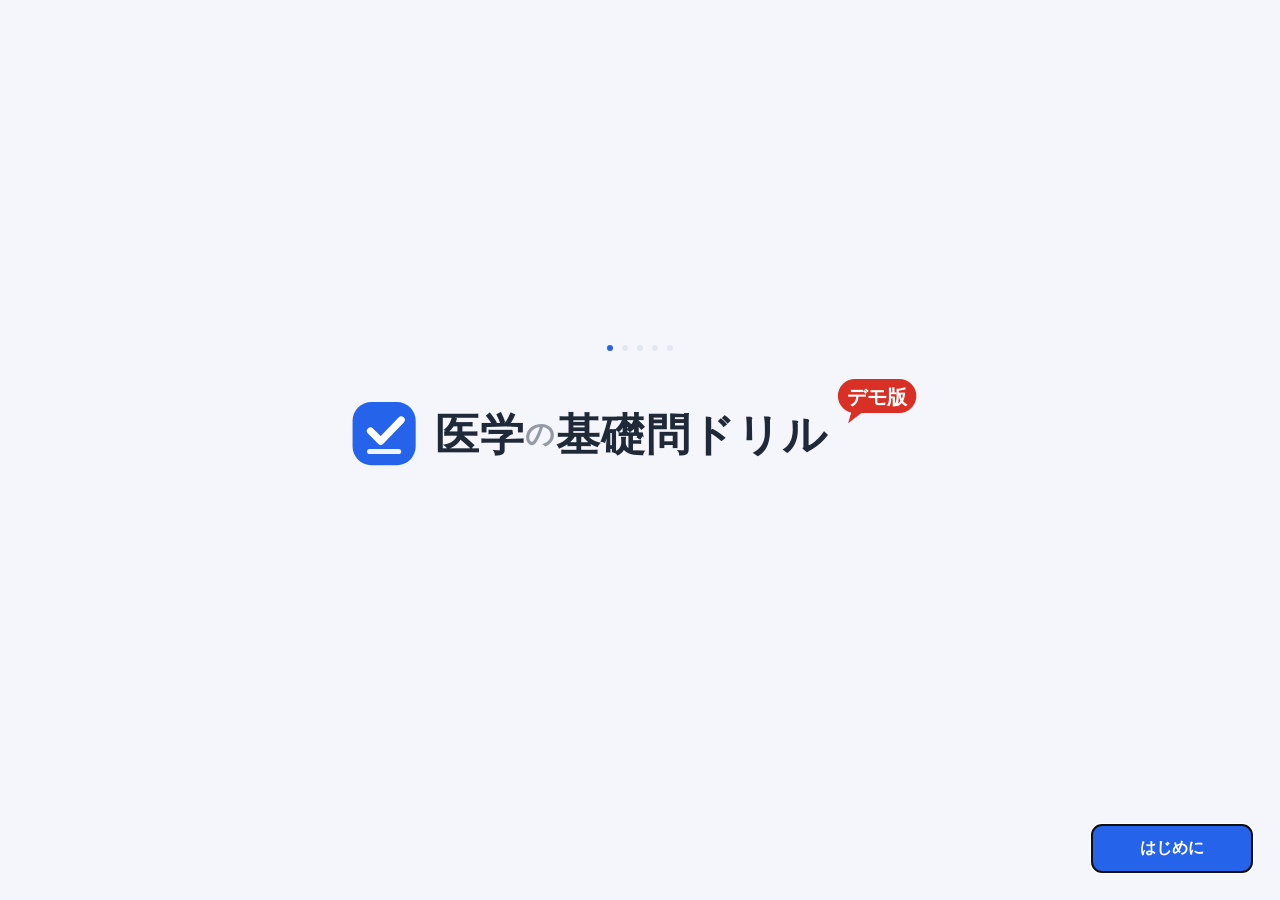
<file: index.html>
<!DOCTYPE html>
<html lang="ja">
<head>
  <meta charset="UTF-8" />
  <meta name="viewport" content="width=device-width, initial-scale=1.0" />
  <title>医学の基礎問ドリル（AI生成・非公式デモ）｜苦手分野を割り出す問題バンク</title>
  <meta name="description" content="【AI生成・非公式デモ】問題と解説はAIが作成しており誤りを含みます。医療判断には使用しないでください。解いた結果からリーフ単位で苦手分野を割り出す個人制作の学習アプリです。" />
  <link rel="icon" href="assets/favicon.svg" />
  <link rel="stylesheet" href="assets/styles.css?v=20261009d" />
</head>
<body>
  <header class="topbar">
    <div class="wrap">
      <div class="navhist">
        <button class="histbtn" id="nav-back" title="戻る" aria-label="戻る">‹</button>
        <button class="histbtn" id="nav-forward" title="進む" aria-label="進む">›</button>
      </div>
      <div class="brand" id="brand">
        <svg class="brandmark" viewBox="0 0 250 40" xmlns="http://www.w3.org/2000/svg" role="img" aria-label="医学の基礎問ドリル">
          <g transform="translate(2 4) scale(0.8)">
            <rect x="1.5" y="1.5" width="37" height="37" rx="11" fill="#2563eb"/>
            <path d="M12 18.5 L18 24.5 L30 12" fill="none" stroke="#fff" stroke-width="4.2" stroke-linecap="round" stroke-linejoin="round"/>
            <rect x="10" y="29" width="20" height="3" rx="1.5" fill="#fff" opacity="0.92"/>
          </g>
          <text x="46" y="20" font-family="'Hiragino Kaku Gothic ProN','Yu Gothic','YuGothic','Meiryo','Noto Sans JP',sans-serif" font-size="22" font-weight="700" letter-spacing="0.5" fill="currentColor" dominant-baseline="central">
            <tspan>医学</tspan><tspan font-size="14" fill-opacity="0.45">の</tspan><tspan font-size="22">基礎問ドリル</tspan>
          </text>
        </svg>
      </div>
      <div class="spacer"></div>
      <button class="linkbtn" id="nav-home">科目選択</button>
      <button class="linkbtn" id="nav-stats">苦手分野</button>
    </div>
  </header>

  <main class="wrap">
    <div id="app"></div>
  </main>

  <footer class="site">
    <strong>問題・解説はAIが生成しており、誤りが含まれます。医療上の判断には絶対に使用しないでください。</strong><br />
    個人が学習用に作成した非公式のデモ版です。成績はこの端末のブラウザ内（localStorage）にのみ保存されます。<br />
    <a href="https://github.com/harimura-kaii/ai-generated-igaku-drill/blob/main/docs/00_%E3%81%93%E3%81%AE%E3%82%B5%E3%82%A4%E3%83%88%E3%81%AE%E4%BD%9C%E3%82%8A%E6%96%B9.md" target="_blank" rel="noopener">この問題集の作り方（元資料・手順・限界を公開しています）</a>
  </footer>

  <!-- 入場ゲート(注意喚起モーダル): 他スクリプトより先に読み込み、最初に表示させる -->
  <script src="assets/entry-gate.js?v=20261009d"></script>
  <!-- レジストリ → 目次 → アプリ本体 の順で読み込む -->
  <!-- data/index.js は単元・分類・問題番号・正解だけの目次。問題の本文(data/q/)は出題を始めるときに読み込まれる。
       どちらも 系統別/build_site_data.py が書き出す(手で編集しない) -->
  <script src="data/systems.js?v=20261009d"></script>
  <script src="data/index.js?v=20261009d"></script>
  <!-- 悪問報告の送信先設定(任意・無くても動作する) -->
  <script src="report-config.js?v=20261009d"></script>
  <!-- 進捗復元コード(ふっかつのじゅもん型): app.jsより先に読み込む -->
  <script src="assets/revival-code.js?v=20261009d"></script>
  <script src="assets/app.js?v=20261009d"></script>
</body>
</html>
</file>
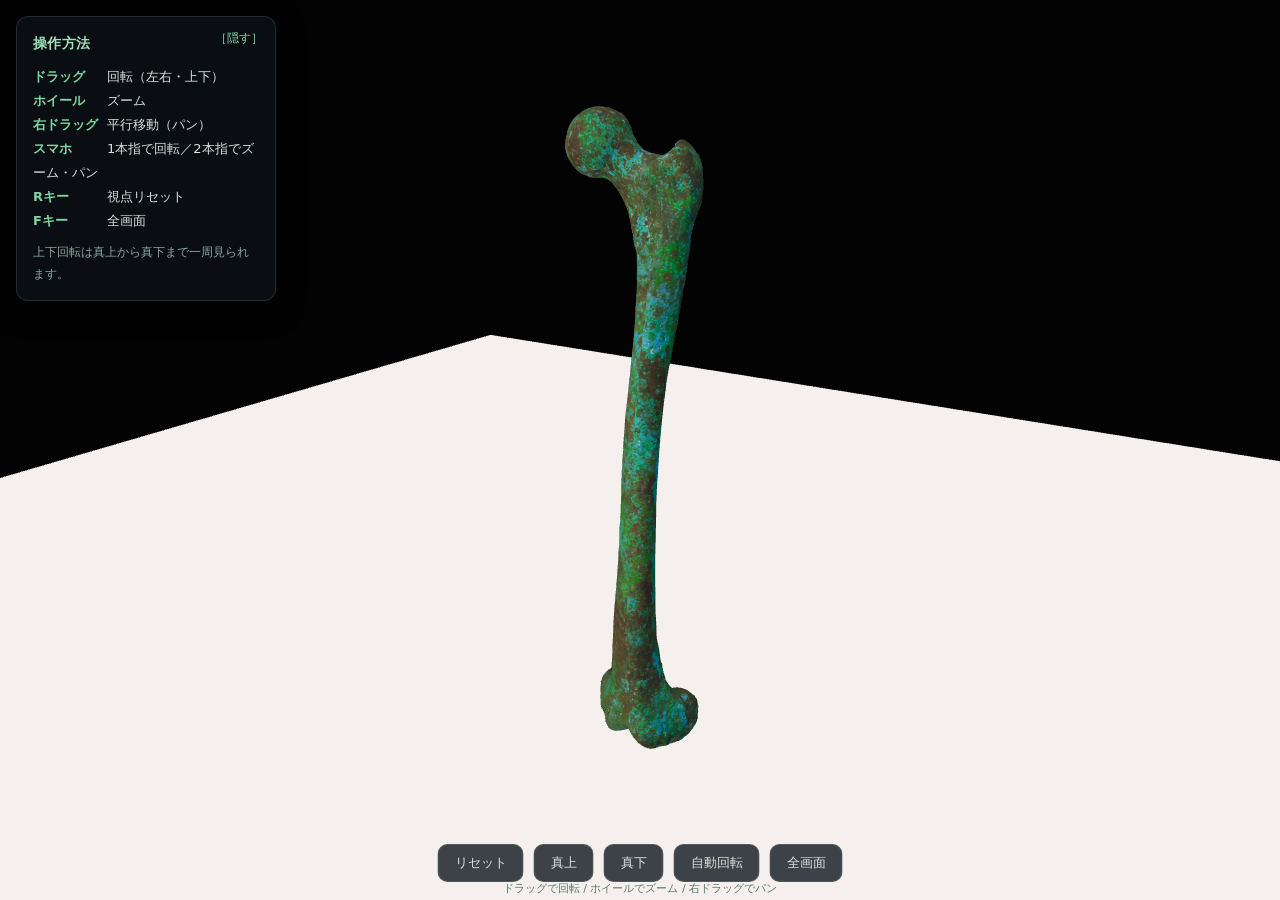
<file: bronze-femur/light/index.html>
<!DOCTYPE html>
<html lang="ja">
<head>
<meta charset="UTF-8" />
<meta name="viewport" content="width=device-width, initial-scale=1.0" />
<title>腐食青銅大腿骨 — 360°インタラクティブビューア（軽量版）</title>
<style>
  :root { color-scheme: dark; }
  * { margin: 0; padding: 0; box-sizing: border-box; }
  html, body { width: 100%; height: 100%; overflow: hidden; background: #0a0d12; }
  #app { position: fixed; inset: 0; }
  canvas { display: block; }

  /* 読み込みオーバーレイ */
  #loader {
    position: absolute; inset: 0; display: flex; flex-direction: column;
    align-items: center; justify-content: center; gap: 14px;
    background: #0a0d12; color: #cfe0d6; font-family: system-ui, "Segoe UI", sans-serif;
    z-index: 30; transition: opacity .5s ease;
  }
  #loader.hidden { opacity: 0; pointer-events: none; }
  #bar { width: 240px; height: 6px; background: #1c242e; border-radius: 3px; overflow: hidden; }
  #bar > div { height: 100%; width: 0%; background: linear-gradient(90deg,#4fae7a,#8fd6a8); transition: width .2s; }
  #err { color: #ff9b9b; max-width: 80%; text-align: center; font-size: 14px; line-height: 1.6; }

  /* 操作説明パネル */
  #help {
    position: absolute; top: 16px; left: 16px; z-index: 20;
    background: rgba(14,20,27,.72); backdrop-filter: blur(6px);
    border: 1px solid rgba(120,160,140,.22); border-radius: 12px;
    padding: 14px 16px; color: #d6e4dc;
    font-family: system-ui, "Segoe UI", sans-serif; font-size: 13px; line-height: 1.85;
    max-width: 260px; box-shadow: 0 8px 30px rgba(0,0,0,.45);
  }
  #help h1 { font-size: 14px; margin-bottom: 8px; color: #9fe0b8; letter-spacing: .02em; }
  #help .k {
    display: inline-block; min-width: 74px; color: #7fd6a2; font-weight: 600;
  }
  #help .muted { color: #8ba69a; font-size: 12px; margin-top: 8px; }
  #help.collapsed .body { display: none; }
  #help .toggle {
    position: absolute; top: 10px; right: 12px; cursor: pointer;
    color: #7fd6a2; font-size: 12px; user-select: none;
  }

  /* ボタン列 */
  #ui {
    position: absolute; bottom: 18px; left: 50%; transform: translateX(-50%);
    z-index: 20; display: flex; gap: 10px; flex-wrap: wrap; justify-content: center;
  }
  #ui button {
    background: rgba(20,28,36,.82); color: #d6e4dc;
    border: 1px solid rgba(120,160,140,.28); border-radius: 10px;
    padding: 9px 16px; font-size: 13px; cursor: pointer;
    font-family: system-ui, "Segoe UI", sans-serif; transition: background .15s, border-color .15s;
  }
  #ui button:hover { background: rgba(40,60,50,.9); border-color: #6fc697; }
  #ui button:active { transform: translateY(1px); }

  #hint {
    position: absolute; bottom: 4px; left: 50%; transform: translateX(-50%);
    z-index: 10; color: #5f7568; font-size: 11px; font-family: system-ui, sans-serif;
    pointer-events: none;
  }
</style>
</head>
<body>
<div id="app"></div>

<div id="loader">
  <div style="font-family:system-ui,sans-serif;font-size:15px;color:#9fe0b8;">腐食青銅大腿骨を読み込み中…</div>
  <div id="bar"><div></div></div>
  <div id="err"></div>
</div>

<div id="help">
  <span class="toggle" id="helpToggle">［隠す］</span>
  <h1>操作方法</h1>
  <div class="body">
    <div><span class="k">ドラッグ</span>回転（左右・上下）</div>
    <div><span class="k">ホイール</span>ズーム</div>
    <div><span class="k">右ドラッグ</span>平行移動（パン）</div>
    <div><span class="k">スマホ</span>1本指で回転／2本指でズーム・パン</div>
    <div><span class="k">Rキー</span>視点リセット</div>
    <div><span class="k">Fキー</span>全画面</div>
    <div class="muted">上下回転は真上から真下まで一周見られます。</div>
  </div>
</div>

<div id="ui">
  <button id="btnReset" title="視点を初期位置に戻す">リセット</button>
  <button id="btnTop" title="真上から見る">真上</button>
  <button id="btnBottom" title="真下から見る">真下</button>
  <button id="btnSpin" title="自動回転のオン/オフ">自動回転</button>
  <button id="btnFull" title="全画面表示">全画面</button>
</div>
<div id="hint">ドラッグで回転 / ホイールでズーム / 右ドラッグでパン</div>

<script type="importmap">
{
  "imports": {
    "three": "../vendor/three.module.js",
    "three/addons/": "../vendor/"
  }
}
</script>

<script type="module">
import * as THREE from 'three';
import { OrbitControls } from '../vendor/OrbitControls.js';
import { GLTFLoader } from '../vendor/GLTFLoader.js';
import { RoomEnvironment } from '../vendor/RoomEnvironment.js';

// This page is intentionally fixed to the lightweight LOD1 model.
// The high-detail LOD0 version is available at /bronze-femur/.
const MODEL_URL = '../ancient_bronze_femur_LOD1.glb';
const app = document.getElementById('app');
const loaderEl = document.getElementById('loader');
const barEl = document.querySelector('#bar > div');
const errEl = document.getElementById('err');

// ---- レンダラ ----
const renderer = new THREE.WebGLRenderer({ antialias: true, powerPreference: 'high-performance' });
renderer.setPixelRatio(Math.min(window.devicePixelRatio, 2));
renderer.setSize(window.innerWidth, window.innerHeight);
renderer.outputColorSpace = THREE.SRGBColorSpace;
renderer.toneMapping = THREE.ACESFilmicToneMapping;
renderer.toneMappingExposure = 1.35;
app.appendChild(renderer.domElement);

// ---- シーン（暗色背景 + 微グラデ）----
const scene = new THREE.Scene();
scene.background = new THREE.Color(0x030303);

// 環境光（IBL）で金属の質感を出す
const pmrem = new THREE.PMREMGenerator(renderer);
scene.environment = pmrem.fromScene(new RoomEnvironment(renderer), 0.04).texture;

// ---- カメラ ----
const camera = new THREE.PerspectiveCamera(45, window.innerWidth / window.innerHeight, 0.001, 100);

// ---- ライト（見やすい三点照明）----
const key = new THREE.DirectionalLight(0xffd9ae, 6.2);
key.position.set(-0.36, -0.42, 0.48);
scene.add(key);
const fill = new THREE.DirectionalLight(0xa3c7ff, 2.8);
fill.position.set(0.44, -0.18, 0.2);
scene.add(fill);
const rim = new THREE.DirectionalLight(0xffa56d, 4.2);
rim.position.set(0.02, 0.38, 0.42);
scene.add(rim);
scene.add(new THREE.AmbientLight(0x6a776f, 1.0));

// ---- コントロール ----
const controls = new OrbitControls(camera, renderer.domElement);
controls.enableDamping = true;
controls.dampingFactor = 0.08;
controls.rotateSpeed = 0.9;
controls.zoomSpeed = 0.9;
controls.panSpeed = 0.8;
controls.screenSpacePanning = true;
// 上下回転を真上(0)から真下(π)まで許可
controls.minPolarAngle = 0.0;
controls.maxPolarAngle = Math.PI;
controls.autoRotateSpeed = 1.4;

// ---- モデル読み込み ----
let homeState = null;

const gltfLoader = new GLTFLoader();
gltfLoader.load(
  MODEL_URL,
  (gltf) => {
    const model = gltf.scene;

    // テクスチャの色空間を正しく設定（埋め込みPNGのbaseColorをsRGBに）
    model.traverse((o) => {
      if (o.isMesh && o.material) {
        const mats = Array.isArray(o.material) ? o.material : [o.material];
        for (const m of mats) {
          if (m.map) m.map.colorSpace = THREE.SRGBColorSpace;
          m.needsUpdate = true;
        }
        o.castShadow = false; o.receiveShadow = false;
      }
    });

    // 中心合わせ & 接地
    const box = new THREE.Box3().setFromObject(model);
    const size = box.getSize(new THREE.Vector3());
    const center = box.getCenter(new THREE.Vector3());
    model.position.sub(center); // 原点中心に
    scene.add(model);

    // 元Blendの確認レンダーに合わせ、原本を明るく見せる展示台を置く。
    const floor = new THREE.Mesh(
      new THREE.PlaneGeometry(2.0, 2.0),
      new THREE.MeshStandardMaterial({ color: 0xd8d2cc, roughness: 0.96, metalness: 0.0 })
    );
    floor.rotation.x = -Math.PI / 2;
    floor.position.y = -size.y / 2 - 0.004;
    floor.receiveShadow = false;
    scene.add(floor);

    // カメラを対象に合わせてフレーミング
    const radius = size.length() * 0.5;
    const fov = camera.fov * Math.PI / 180;
    const dist = radius / Math.sin(fov / 2) * 1.15;

    controls.target.set(0, 0, 0);
    camera.position.set(dist * 0.55, dist * 0.35, dist * 0.85);
    camera.near = radius / 100;
    camera.far = radius * 100;
    camera.updateProjectionMatrix();

    controls.minDistance = radius * 0.6;
    controls.maxDistance = radius * 8;
    controls.update();

    // ホーム状態を保存
    homeState = {
      pos: camera.position.clone(),
      target: controls.target.clone(),
      dist,
      radius,
    };

    // 読み込み完了
    loaderEl.classList.add('hidden');
    setTimeout(() => loaderEl.remove(), 600);
  },
  (ev) => {
    if (ev.total) {
      const pct = Math.min(100, (ev.loaded / ev.total) * 100);
      barEl.style.width = pct.toFixed(0) + '%';
    } else {
      barEl.style.width = '60%';
    }
  },
  (err) => {
    console.error(err);
    barEl.parentElement.style.display = 'none';
    errEl.innerHTML =
      'モデルの読み込みに失敗しました。<br>' +
      'file:// で直接開いた場合、ブラウザのセキュリティ制限により<br>' +
      'GLBを読み込めないことがあります。<br><br>' +
      '同梱の <b>start_viewer.bat</b> を実行して<br>ローカルサーバー経由で開いてください。';
  }
);

// ---- 視点操作ヘルパ ----
function goHome() {
  if (!homeState) return;
  camera.position.copy(homeState.pos);
  controls.target.copy(homeState.target);
  controls.update();
}
function viewFrom(dir) {
  if (!homeState) return;
  const d = homeState.dist;
  controls.target.set(0, 0, 0);
  // 真上/真下は少しだけ横にずらして骨の輪郭が潰れないようにする
  if (dir === 'top') camera.position.set(0.0001, d, 0.0001);
  else camera.position.set(0.0001, -d, 0.0001);
  controls.update();
}

// ---- UI ----
document.getElementById('btnReset').onclick = goHome;
document.getElementById('btnTop').onclick = () => viewFrom('top');
document.getElementById('btnBottom').onclick = () => viewFrom('bottom');
document.getElementById('btnSpin').onclick = () => {
  controls.autoRotate = !controls.autoRotate;
};
document.getElementById('btnFull').onclick = toggleFullscreen;

function toggleFullscreen() {
  if (!document.fullscreenElement) document.documentElement.requestFullscreen();
  else document.exitFullscreen();
}

const helpEl = document.getElementById('help');
document.getElementById('helpToggle').onclick = () => {
  helpEl.classList.toggle('collapsed');
  document.getElementById('helpToggle').textContent =
    helpEl.classList.contains('collapsed') ? '［操作説明］' : '［隠す］';
};

window.addEventListener('keydown', (e) => {
  if (e.key === 'r' || e.key === 'R') goHome();
  else if (e.key === 'f' || e.key === 'F') toggleFullscreen();
});

// ---- リサイズ ----
window.addEventListener('resize', () => {
  camera.aspect = window.innerWidth / window.innerHeight;
  camera.updateProjectionMatrix();
  renderer.setSize(window.innerWidth, window.innerHeight);
});

// ---- ループ ----
renderer.setAnimationLoop(() => {
  controls.update();
  renderer.render(scene, camera);
});
</script>
</body>
</html>
</file>
<file: assets/styles.css>
:root {
  --bg: #f4f6fb;
  --surface: #ffffff;
  --surface-2: #f8fafc;
  --border: #e3e8f0;
  --text: #1f2937;
  --muted: #6b7280;
  --primary: #2563eb;
  --primary-d: #1d4ed8;
  --ok: #16a34a;
  --ok-bg: #ecfdf5;
  --ng: #dc2626;
  --ng-bg: #fef2f2;
  --mid: #d97706;
  --shadow: 0 1px 3px rgba(16, 24, 40, .08), 0 1px 2px rgba(16, 24, 40, .06);
  --radius: 12px;
}

* { box-sizing: border-box; }
html, body { margin: 0; padding: 0; }
body {
  background: var(--bg);
  color: var(--text);
  font-family: -apple-system, BlinkMacSystemFont, "Segoe UI", "Hiragino Kaku Gothic ProN", "Noto Sans JP", Meiryo, sans-serif;
  line-height: 1.65;
}
.wrap { max-width: 860px; margin: 0 auto; padding: 0 16px; }

/* topbar */
.topbar { background: var(--surface); border-bottom: 1px solid var(--border); position: sticky; top: 0; z-index: 10; }
.topbar .wrap { display: flex; align-items: center; height: 56px; gap: 10px; }
.navhist { display: flex; gap: 2px; }
.histbtn { width: 30px; height: 30px; border: 1px solid var(--border); background: var(--surface-2); color: #374151; border-radius: 8px; cursor: pointer; font-size: 1.1rem; line-height: 1; display: inline-flex; align-items: center; justify-content: center; }
.histbtn:hover:not(:disabled) { background: #eef2f7; border-color: var(--primary); color: var(--primary); }
.histbtn:disabled { opacity: .4; cursor: not-allowed; }
.brand { display: flex; align-items: center; color: var(--text); }
.brandmark { height: 30px; width: auto; display: block; }
.spacer { flex: 1; }
.linkbtn { background: none; border: none; color: var(--muted); font-size: .95rem; cursor: pointer; padding: 8px 10px; border-radius: 8px; }
.linkbtn:hover { background: var(--surface-2); color: var(--text); }

main.wrap { padding-top: 20px; padding-bottom: 48px; }

/* card */
.card { background: var(--surface); border: 1px solid var(--border); border-radius: var(--radius); box-shadow: var(--shadow); padding: 22px; margin-bottom: 18px; }
.card h1 { font-size: 1.3rem; margin: 0 0 6px; }
.card h2 { font-size: 1rem; margin: 20px 0 8px; color: #374151; }
.muted { color: var(--muted); }
.small { font-size: .82rem; }
.warn { color: var(--ng); }

/* layout helpers */
.row { display: flex; align-items: center; }
.row.gap { gap: 10px; }
.row.wrap { flex-wrap: wrap; }
.row.between { justify-content: space-between; }
.row.end { justify-content: flex-end; }
.hidden { display: none !important; }

/* buttons */
button { font-family: inherit; }
.primary { background: var(--primary); color: #fff; border: none; padding: 10px 18px; border-radius: 10px; font-weight: 700; cursor: pointer; }
.primary:hover { background: var(--primary-d); }
.primary:disabled { background: #9db4e8; cursor: not-allowed; }
.primary.big { padding: 12px 22px; font-size: 1.05rem; }
.ghost { background: var(--surface-2); color: #374151; border: 1px solid var(--border); padding: 9px 16px; border-radius: 10px; cursor: pointer; }
.ghost:hover { background: #eef2f7; }
.mini { background: var(--surface-2); border: 1px solid var(--border); padding: 6px 12px; border-radius: 8px; cursor: pointer; font-size: .85rem; }
.mini:hover { background: #eef2f7; }
.mini.danger { color: var(--ng); border-color: #f3c2c2; }
.mini:disabled { opacity: .5; cursor: not-allowed; }
/* .primary と .mini を併用した小さめの主ボタン。
   .mini が後に定義されているため、そのままだと背景だけ .mini の白系に上書きされ、
   文字色は .primary の白が残って「白地に白文字」になる(実際に発生した不具合)。
   併用時は青地・白文字を明示して復元する。 */
.primary.mini { background: var(--primary); color: #fff; border: 1px solid transparent; font-weight: 700; }
.primary.mini:hover { background: var(--primary-d); }
.primary.mini:disabled { background: #9db4e8; color: #fff; opacity: 1; }

/* 系統一覧 */
.syslist { display: grid; gap: 12px; margin-top: 14px; }
.sysitem { text-align: left; background: var(--surface-2); border: 1px solid var(--border); border-radius: var(--radius); padding: 16px; cursor: pointer; }
.sysitem:hover { border-color: var(--primary); background: #fff; }
.sysname { font-weight: 800; font-size: 1.1rem; }
.sysdesc { color: var(--muted); font-size: .9rem; margin: 4px 0 8px; }
.sysmeta { display: flex; gap: 8px; flex-wrap: wrap; }
.pill { display: inline-block; background: #eef2f7; color: #475569; border-radius: 999px; padding: 2px 10px; font-size: .78rem; font-weight: 600; }
.pill-new { background: #e0edff; color: var(--primary-d); }

/* 分類ツリー(再帰・折りたたみ・枠なし) */
.rangecard { display: flex; flex-direction: column; }
.treehead { margin: 4px 0 10px; gap: 10px; }
.nomargin { margin: 0 !important; }
.tree { margin-top: 2px; }
.tbody { border-left: 1px solid var(--border); margin-left: 15px; }  /* ぶら下がりガイド線 */

.trow { display: flex; align-items: center; gap: 8px; padding: 6px 6px; border-radius: 8px; }
.trow input[type="checkbox"] { width: 16px; height: 16px; flex: 0 0 auto; cursor: pointer; }
.trow .tlabel { user-select: none; flex: 1; min-width: 0; overflow: hidden; text-overflow: ellipsis; white-space: nowrap; }
.trow:hover { background: #f0f4fb; }

.trow-unit { margin-top: 16px; padding: 7px 6px; border-bottom: 2px solid var(--border); border-radius: 0; }
.trow-unit > .tlabel { font-size: 1.25rem; font-weight: 700; letter-spacing: .01em; color: var(--text); cursor: pointer;
  font-family: "Hiragino Mincho ProN", "Yu Mincho", "Noto Serif JP", serif; }
.trow-unit:hover { background: #f6f8fd; }
.trow-unit .chev { font-size: .9rem; }
.trow-branch > .tlabel { font-weight: 700; color: #374151; cursor: pointer; }
.trow-leaf { cursor: pointer; }
.trow-leaf > .tlabel { font-size: .9rem; color: #4b5563; font-weight: 400; }
.leaf-empty { cursor: default; }
.leaf-empty .tlabel { color: #a3abb8; }

/* 開閉シェブロン */
.chev { flex: 0 0 18px; width: 18px; height: 18px; border: none; background: none; cursor: pointer; color: var(--muted); font-size: .8rem; padding: 0; display: inline-flex; align-items: center; justify-content: center; transition: transform .12s; }
.chev.closed { transform: rotate(-90deg); }

/* 右側メタ(問題数・選択状況) */
.tmeta { flex: 0 0 auto; display: flex; align-items: center; gap: 8px; }
.tcount { font-size: .78rem; color: var(--muted); font-variant-numeric: tabular-nums; }
.tprep { font-size: .72rem; color: #9ca3af; background: #f3f4f6; padding: 1px 8px; border-radius: 999px; }
.tsel { font-size: .72rem; font-weight: 700; padding: 1px 8px; border-radius: 999px; background: #e0edff; color: var(--primary-d); }
.tsel.full { background: #dcfce7; color: #15803d; }
.tsel.none { background: #f1f5f9; color: #94a3b8; }

/* 「これだけ」ボタン(非リーフ行) */
.onlybtn { flex: 0 0 auto; font-size: .72rem; border: 1px solid var(--border); background: #fff; color: var(--muted); border-radius: 7px; padding: 2px 8px; cursor: pointer; opacity: 0; transition: opacity .12s; }
.trow-unit:hover .onlybtn, .trow-branch:hover .onlybtn { opacity: 1; }
.onlybtn:hover { border-color: var(--primary); color: var(--primary); }
@media (hover: none) { .onlybtn { opacity: 1; } }

/* 進捗チップ(クラスタ別 解答率・正答率) */
.prog { display: inline-flex; align-items: center; gap: 6px; }
.progbar { width: 44px; height: 5px; border-radius: 3px; background: #eef2f7; overflow: hidden; }
.progfill { display: block; height: 100%; border-radius: 3px; }
.progfill.low { background: var(--ng); } .progfill.mid { background: var(--mid); } .progfill.high { background: var(--ok); }
.progtxt { font-size: .72rem; color: var(--muted); font-variant-numeric: tabular-nums; white-space: nowrap; }

/* 行アクション(これだけ・リセット) */
.rowactions { flex: 0 0 auto; display: flex; align-items: center; gap: 4px; opacity: 0; transition: opacity .12s; }
.trow-unit:hover .rowactions, .trow-branch:hover .rowactions, .trow-leaf:hover .rowactions { opacity: 1; }
@media (hover: none) { .rowactions { opacity: 1; } }
.resetbtn { font-size: .82rem; border: 1px solid var(--border); background: #fff; color: var(--muted); border-radius: 7px; padding: 1px 7px; cursor: pointer; line-height: 1.3; }
.resetbtn:hover { border-color: var(--ng); color: var(--ng); }

/* 固定アクションバー(スクロールで動かない) */
body.has-fixedbar { padding-bottom: 84px; }
.fixedbar { position: fixed; left: 0; right: 0; bottom: 0; z-index: 20; display: flex; align-items: center; justify-content: space-between; gap: 12px; flex-wrap: wrap; padding: 12px 24px; background: var(--surface); border-top: 1px solid var(--border); box-shadow: 0 -2px 12px rgba(16,24,40,.06); }
.fixedbar > .barinfo, .fixedbar > .row { max-width: 860px; }
.barinfo { font-size: 1rem; color: var(--muted); }
.barinfo b { color: var(--text); font-size: 1.25rem; font-variant-numeric: tabular-nums; }
.barhint2 { flex-basis: 100%; margin-top: -2px; }
.gearbtn { background: var(--surface-2); border: 1px solid var(--border); color: #374151; padding: 10px 16px; border-radius: 10px; cursor: pointer; font-weight: 600; font-size: .92rem; }
.gearbtn:hover { background: #eef2f7; }

/* 設定オーバーレイ(歯車) */
.settings-overlay { position: fixed; inset: 0; background: rgba(16,24,40,.42); display: flex; align-items: flex-end; justify-content: center; z-index: 50; }
.settings-panel { background: var(--surface); border-radius: 16px 16px 0 0; padding: 20px 22px 24px; width: 100%; max-width: 560px; max-height: 82vh; overflow: auto; box-shadow: 0 -8px 30px rgba(0,0,0,.22); }
.settings-panel h3 { font-size: .95rem; margin: 16px 0 8px; color: #374151; }
.iconbtn { background: none; border: none; font-size: 1.05rem; cursor: pointer; color: var(--muted); padding: 4px 8px; border-radius: 8px; }
.iconbtn:hover { background: var(--surface-2); color: var(--text); }
.settings-foot { margin-top: 18px; }
.selchip { gap: 8px; }
.minisel { border: 1px solid var(--border); border-radius: 8px; padding: 4px 8px; font-family: inherit; font-size: .9rem; background: #fff; cursor: pointer; }
.col { display: flex; flex-direction: column; }
.col.gap { gap: 10px; }
@media (min-width: 640px) {
  .settings-overlay { align-items: center; }
  .settings-panel { border-radius: 16px; }
}

/* chips */
.chip { display: inline-flex; align-items: center; gap: 6px; background: var(--surface-2); border: 1px solid var(--border); border-radius: 999px; padding: 6px 12px; cursor: pointer; font-size: .9rem; }
.chip input { width: 15px; height: 15px; }

.countinfo { margin: 14px 0; font-weight: 700; }

/* 出題 */
.quizhdr { display: flex; align-items: center; justify-content: space-between; gap: 10px; flex-wrap: wrap; }
.quizhdr .qprog { font-weight: 700; color: var(--muted); font-variant-numeric: tabular-nums; }
.quizhdr .ghost.mini { padding: 5px 12px; font-size: .82rem; }
.pbar { height: 6px; background: #eef2f7; border-radius: 999px; overflow: hidden; margin: 10px 0 4px; }
.pfill { height: 100%; background: var(--primary); border-radius: 999px; transition: width .2s; }
.quizcard .qtext { font-size: 1.12rem; font-weight: 600; margin: 14px 0 16px; }
.pill-unit { background: #ede9fe; color: #6d28d9; }
.pill-diff { color: #fff; }
.diff-基礎 { background: #64748b; }
.diff-標準 { background: #2563eb; }
.diff-応用 { background: #7c3aed; }
.diff-国試 { background: #be123c; }

.choices { display: grid; gap: 10px; }
.choice { display: flex; align-items: flex-start; gap: 12px; text-align: left; background: var(--surface); border: 1.5px solid var(--border); border-radius: 10px; padding: 12px 14px; cursor: pointer; font-size: 1rem; }
.choice:hover:not(:disabled) { border-color: var(--primary); background: #f7faff; }
.choice:disabled { cursor: default; }
.clabel { flex: 0 0 26px; width: 26px; height: 26px; border-radius: 50%; background: #eef2f7; color: #475569; display: inline-flex; align-items: center; justify-content: center; font-weight: 800; font-size: .85rem; }
.clabel.sm { width: 22px; height: 22px; flex: 0 0 22px; font-size: .78rem; }
.ctext { flex: 1; padding-top: 1px; }
.choice.correct { border-color: var(--ok); background: var(--ok-bg); }
.choice.correct .clabel { background: var(--ok); color: #fff; }
.choice.wrong { border-color: var(--ng); background: var(--ng-bg); }
.choice.wrong .clabel { background: var(--ng); color: #fff; }
.choice.chosen { border-color: var(--primary); background: #f0f6ff; }
.choice.chosen .clabel { background: var(--primary); color: #fff; }

/* タイマー */
.timer { font-weight: 700; color: #475569; font-variant-numeric: tabular-nums; background: var(--surface-2); border: 1px solid var(--border); border-radius: 999px; padding: 3px 12px; font-size: .9rem; }
.timer.urgent { color: var(--ng); border-color: #f3c2c2; background: var(--ng-bg); }

/* 設定のラジオ */
.chip.radio { cursor: pointer; }
.chip.radio.picked { border-color: var(--primary); background: #eef4ff; color: var(--primary-d); font-weight: 600; }
.chip.radio input { width: 15px; height: 15px; }

/* まとめて採点(レビュー) */
.reviewlist { display: grid; gap: 14px; margin-top: 10px; }
.reviewitem { border: 1px solid var(--border); border-radius: 10px; padding: 14px; background: var(--surface-2); }
.reviewhd { margin-bottom: 8px; }
.qtext.small { font-size: 1rem; font-weight: 600; margin: 6px 0 10px; }
.verdict-mini { font-weight: 800; font-size: .8rem; padding: 2px 10px; border-radius: 999px; }
.verdict-mini.ok { background: var(--ok-bg); color: var(--ok); }
.verdict-mini.ng { background: var(--ng-bg); color: var(--ng); }
.verdict-mini.skip { background: #eef2f7; color: var(--muted); }
.revchoice { display: flex; gap: 10px; align-items: center; padding: 5px 0; font-size: .92rem; }
.revchoice .clabel.sm.ok { background: var(--ok); color: #fff; }
.revchoice .clabel.sm.ng { background: var(--ng); color: #fff; }
.tag-correct { font-size: .72rem; font-weight: 700; color: var(--ok); background: var(--ok-bg); padding: 1px 8px; border-radius: 999px; }
.tag-you { font-size: .72rem; font-weight: 700; color: var(--primary-d); background: #e0edff; padding: 1px 8px; border-radius: 999px; }

/* 解説など */
.detail { margin-top: 18px; border-top: 1px dashed var(--border); padding-top: 16px; }
.verdict { display: inline-block; font-weight: 800; padding: 4px 14px; border-radius: 999px; margin-bottom: 12px; }
.verdict.ok { background: var(--ok-bg); color: var(--ok); }
.verdict.ng { background: var(--ng-bg); color: var(--ng); }
.expbox { background: var(--surface-2); border: 1px solid var(--border); border-radius: 10px; padding: 12px 14px; }
.exphd { font-weight: 800; font-size: .85rem; color: #475569; margin-bottom: 4px; }
.expbody { color: #1f2937; }
.linktoggle { background: none; border: none; color: var(--primary); cursor: pointer; padding: 10px 0 4px; font-size: .9rem; font-weight: 600; }
.linktoggle:hover { text-decoration: underline; }
.more { display: grid; gap: 12px; margin-top: 6px; }
.whybox, .refbox { background: #fff; border: 1px solid var(--border); border-radius: 10px; padding: 12px 14px; }
.whyrow { display: flex; gap: 10px; align-items: flex-start; padding: 5px 0; border-bottom: 1px solid #f1f5f9; font-size: .92rem; }
.whyrow:last-child { border-bottom: none; }
.whyrow.whyok { background: var(--ok-bg); border-radius: 8px; padding: 6px 8px; }
.refitem { font-size: .88rem; color: #475569; padding: 3px 0; }

/* 報告欄 */
.reportbox { margin-top: 16px; border: 1px solid var(--border); border-radius: 10px; background: var(--surface-2); padding: 4px 12px; }
.reportbox summary { cursor: pointer; font-weight: 700; padding: 8px 0; color: #475569; }
.reportbody { display: grid; gap: 8px; padding: 8px 0 12px; }
.rrow { display: flex; gap: 8px; align-items: flex-start; font-size: .92rem; }
.rtargetwrap { display: grid; gap: 6px; }
.rtargetrow { row-gap: 4px; }
.rtarget { display: flex; gap: 4px; align-items: center; font-size: .85rem; background: var(--surface); border: 1px solid var(--border); border-radius: 6px; padding: 3px 8px; }
.rsourcewrap { display: grid; gap: 6px; }
.rsource { width: 100%; border: 1px solid var(--border); border-radius: 8px; padding: 7px 8px; font-family: inherit; font-size: .92rem; }
.rnote { width: 100%; min-height: 64px; border: 1px solid var(--border); border-radius: 8px; padding: 8px; font-family: inherit; font-size: .92rem; resize: vertical; }

.navnext { margin-top: 18px; }

/* 終了画面の成績サマリ */
.resultsum { margin: 14px 0 6px; }
.resultbig { display: flex; align-items: baseline; gap: 14px; flex-wrap: wrap; }
.resultpct { font-size: 2.4rem; font-weight: 800; line-height: 1; }
.resultpct.low { color: var(--ng); }
.resultpct.mid { color: var(--mid); }
.resultpct.high { color: var(--ok); }
.resultfrac { font-size: 1rem; color: var(--muted); font-weight: 600; }
.resultanswered { margin-top: 8px; color: var(--muted); font-size: .9rem; }
.pill-weak { background: var(--ng-bg); color: var(--ng); }
.donebtns { margin-top: 18px; }

/* 苦手分野 */
.stattable { display: grid; gap: 8px; margin-top: 12px; }
.statrow { display: grid; grid-template-columns: 200px 1fr 130px; gap: 12px; align-items: center; }
.stleaf { display: flex; flex-direction: column; line-height: 1.3; }
.stleaf-name { font-size: .9rem; font-weight: 600; }
.stleaf-unit { font-size: .72rem; color: var(--muted); }
.stbar { background: #eef2f7; border-radius: 999px; height: 12px; overflow: hidden; }
.stfill { height: 100%; border-radius: 999px; }
.stfill.low { background: var(--ng); }
.stfill.mid { background: var(--mid); }
.stfill.high { background: var(--ok); }
.stpct { font-size: .85rem; color: #475569; text-align: right; }
.toolrow { margin: 16px 0; }

/* 進捗コード(復元コード) */
.revivalbox { margin-top: 22px; padding-top: 18px; border-top: 1px solid var(--border); }
.revivalsec { margin: 10px 0 16px; }
.revivalcode { width: 100%; border: 1px solid var(--border); border-radius: 8px; padding: 8px; font-family: ui-monospace, SFMono-Regular, "SF Mono", Menlo, Consolas, monospace; font-size: .88rem; resize: vertical; }
.revivalout { margin-top: 8px; }
.revivalpreview { margin-top: 10px; padding: 10px 12px; background: var(--surface-2); border: 1px solid var(--border); border-radius: 10px; }
.revivalnote { margin-top: 4px; }

footer.site { text-align: center; color: var(--muted); font-size: .82rem; padding: 24px 16px; }

/* 入場ゲート(注意喚起モーダル): 全画面・フェード演出。既存UIの配色に合わせた明るいトーン。 */
body.entrygate-lock { overflow: hidden; }
.entrygate-overlay {
  position: fixed; inset: 0; z-index: 1000;
  background: var(--bg);
}
.entrygate-stage {
  position: absolute; inset: 0;
  display: flex; flex-direction: column; align-items: center; justify-content: center; gap: 28px;
  max-width: 720px; width: 100%; margin: 0 auto;
  padding: 32px 28px 110px; /* 右下固定ボタンと重ならないよう下部に余白 */
  text-align: center;
  box-sizing: border-box;
  overflow-y: auto; /* 文字を大きくしたぶん、狭い画面でも本文が切れないようにする */
}
.entrygate-dots { display: flex; gap: 9px; }
.entrygate-dot { width: 6px; height: 6px; border-radius: 50%; background: var(--border); transition: background .2s; }
.entrygate-dot.active { background: var(--primary); }
.entrygate-text {
  margin: 0; font-size: 1.55rem; line-height: 1.95; color: var(--text); white-space: pre-wrap;
  font-weight: 400;
}
/* タイトルページ(入場ゲート1枚目): ロゴ＋右上の「デモ版」フキダシ(SVG内に内包) */
.entrygate-logo {
  width: 100%; max-width: 580px; color: var(--text);
}
.entrygate-logo svg { width: 100%; height: auto; display: block; }
.entrygate-emphasis {
  font-weight: 800; font-size: 1.7rem; line-height: 1.8; color: var(--ng);
  background: var(--ng-bg); border: 1px solid #f3c2c2; border-radius: 10px; padding: 20px 24px;
}
/* 狭い画面向けの縮小。※必ず上の通常定義より後ろに置くこと
   (同じ詳細度なので、前に置くと通常定義に上書きされて効かなくなる) */
@media (max-width: 480px) {
  .entrygate-logo { max-width: 320px; }
  .entrygate-text { font-size: 1.25rem; line-height: 1.9; }
  .entrygate-emphasis { font-size: 1.35rem; padding: 16px 18px; }
  .entrygate-stage { padding: 24px 20px 100px; gap: 22px; }
}
.entrygate-btn {
  position: fixed; right: 28px; bottom: 28px; z-index: 1001;
  display: inline-block; min-width: 160px; background: var(--primary); color: #fff; border: none;
  padding: 13px 26px; border-radius: 10px; font-weight: 700; font-size: 1rem; cursor: pointer;
  box-shadow: var(--shadow);
}
.entrygate-btn:hover:not(:disabled) { background: var(--primary-d); }
.entrygate-btn:disabled { opacity: .55; cursor: default; }
@media (max-width: 480px) {
  .entrygate-btn { right: 16px; bottom: 16px; min-width: 0; }
}

/* フェードイン→静止→フェードアウト */
@keyframes entrygateFadeIn {
  from { opacity: 0; transform: translateY(8px); }
  to   { opacity: 1; transform: translateY(0); }
}
@keyframes entrygateFadeOut {
  from { opacity: 1; transform: translateY(0); }
  to   { opacity: 0; transform: translateY(-8px); }
}
.entrygate-fadein { animation: entrygateFadeIn .7s ease forwards; }
.entrygate-fadeout { animation: entrygateFadeOut .5s ease forwards; }
@media (prefers-reduced-motion: reduce) {
  .entrygate-fadein, .entrygate-fadeout { animation: none; }
}

@media (max-width: 640px) {
  .stleaf { font-size: .8rem; }
  .card { padding: 16px; }
}

/* ==========================================================================
   スマホ幅の表示調整(2026-07-26)

   ※このブロックは必ずファイル末尾に置くこと。同じ詳細度のメディアクエリを
     通常定義より前に書くと、後ろの通常定義に上書きされて効かなくなる
     (実際に2回起こした不具合。上の .entrygate-* のコメントも参照)

   直した根本原因は2つ。どちらも「flexアイテムが縮む/縮まない」の取り違え:

   (1) ヘッダー: .linkbtn が縮んで「科目選択」が縦書き状になり、収まらない分だけ
       右へはみ出していた。**横にはみ出すとレイアウト幅そのものが広がるため、
       position:fixed の要素(入場ゲート・下部の固定バー)も画面幅を超えて伸び、
       「この範囲で開始」ボタンが画面外に出ていた。** 375px幅の実測でバー幅546px。
   (2) 範囲選択ツリー: 右側の .tmeta / .rowactions が flex:0 0 auto で縮まないため、
       分類名(.tlabel)が幅0〜35pxまで潰れ、ellipsisで消えて読めなかった。
       行自体も右へはみ出し、(1)と同じ横スクロールを生んでいた。

   方針: 要素を「縮ませない」よう固定し、入り切らない分は折り返して2段に落とす。
   幅が足りる行は1段のままなので、PC表示は変わらない。
   ========================================================================== */

/* --- ヘッダー: 各アイテムを縮ませない(縦書き化・はみ出しの防止) --- */
.navhist { flex: 0 0 auto; }
.brand { flex: 0 1 auto; min-width: 0; overflow: hidden; }
.linkbtn { flex: 0 0 auto; white-space: nowrap; }

@media (max-width: 520px) {
  .topbar .wrap { gap: 6px; padding: 0 10px; }
  /* ロゴはシンボル(青タイル)だけ見せる。ワードマークはSVGの右側にあるので、
     幅を絞って隠す(SVG全体を縮小するとシンボルまで小さくなってしまうため) */
  .brand { flex: 0 0 36px; width: 36px; }
  .linkbtn { padding: 8px 6px; font-size: .9rem; }
  .histbtn { width: 34px; height: 34px; }  /* 指で押せる大きさに */
}

/* --- 範囲選択ツリー: 分類名を1段目に確保し、メタ情報と操作は2段目へ折り返す --- */
@media (max-width: 640px) {
  .trow { flex-wrap: wrap; row-gap: 4px; padding-top: 8px; padding-bottom: 8px; }
  /* 潰さずに折り返す(ellipsisで消すのをやめる) */
  .trow > .tlabel {
    flex: 1 1 auto; min-width: 0;
    white-space: normal; overflow: visible; text-overflow: clip;
    overflow-wrap: break-word;
  }
  /* 操作ボタンは分類名と同じ段の右端へ、メタ情報(問題数・進捗・選択状況)を次の段へ。
     この順番にしないと「メタ→操作」で2回折り返して1行が3段になる */
  .trow > .rowactions { order: 2; margin-left: auto; }
  .trow > .tmeta { order: 3; flex: 0 1 auto; flex-wrap: wrap; row-gap: 2px; }
  /* 解答率バーは「解答n/N・正答x%」の文字と情報が重複するので、幅を分類名に回す */
  .progbar { display: none; }
  /* 指で押す前提のサイズへ */
  .trow input[type="checkbox"] { width: 20px; height: 20px; }
  .chev { flex: 0 0 26px; width: 26px; height: 26px; font-size: .95rem; }
  /* 階層が深い行の横幅を分類名に回す(ぶら下がりガイド線の字下げを浅くする) */
  .tbody { margin-left: 8px; }
}

/* --- 下部の固定バー: 情報とボタンを段組みにし、開始ボタンを大きく --- */
@media (max-width: 640px) {
  .fixedbar { padding: 10px 16px; gap: 8px; }
  .fixedbar > .row { flex: 1 1 100%; }        /* ボタン行は必ず2段目 */
  .fixedbar > .row > .primary.big { flex: 1 1 auto; }  /* 開始ボタンを横いっぱいに */
  .barinfo { font-size: .95rem; }
  .barinfo b { font-size: 1.15rem; }
  /* バーは2〜3段になるので、隠れないよう本文側の下余白を増やす(実測 最大約125px) */
  body.has-fixedbar { padding-bottom: 132px; }
}

/* --- 苦手分野の一覧: 分類名を1行占有させ、バーは下段へ --- */
@media (max-width: 560px) {
  .statrow {
    grid-template-columns: 1fr auto;
    grid-template-areas: "name pct" "bar bar";
    gap: 4px 10px;
  }
  .stleaf { grid-area: name; }
  .stpct { grid-area: pct; }
  .stbar { grid-area: bar; }
}
@media (min-width: 561px) and (max-width: 640px) {
  .statrow { grid-template-columns: 110px 1fr 96px; gap: 8px; }
}

/* --- 設定パネル(歯車): 狭い画面では左右の余白を詰める --- */
@media (max-width: 480px) {
  .settings-panel { padding: 18px 16px 22px; }
}
</file>
